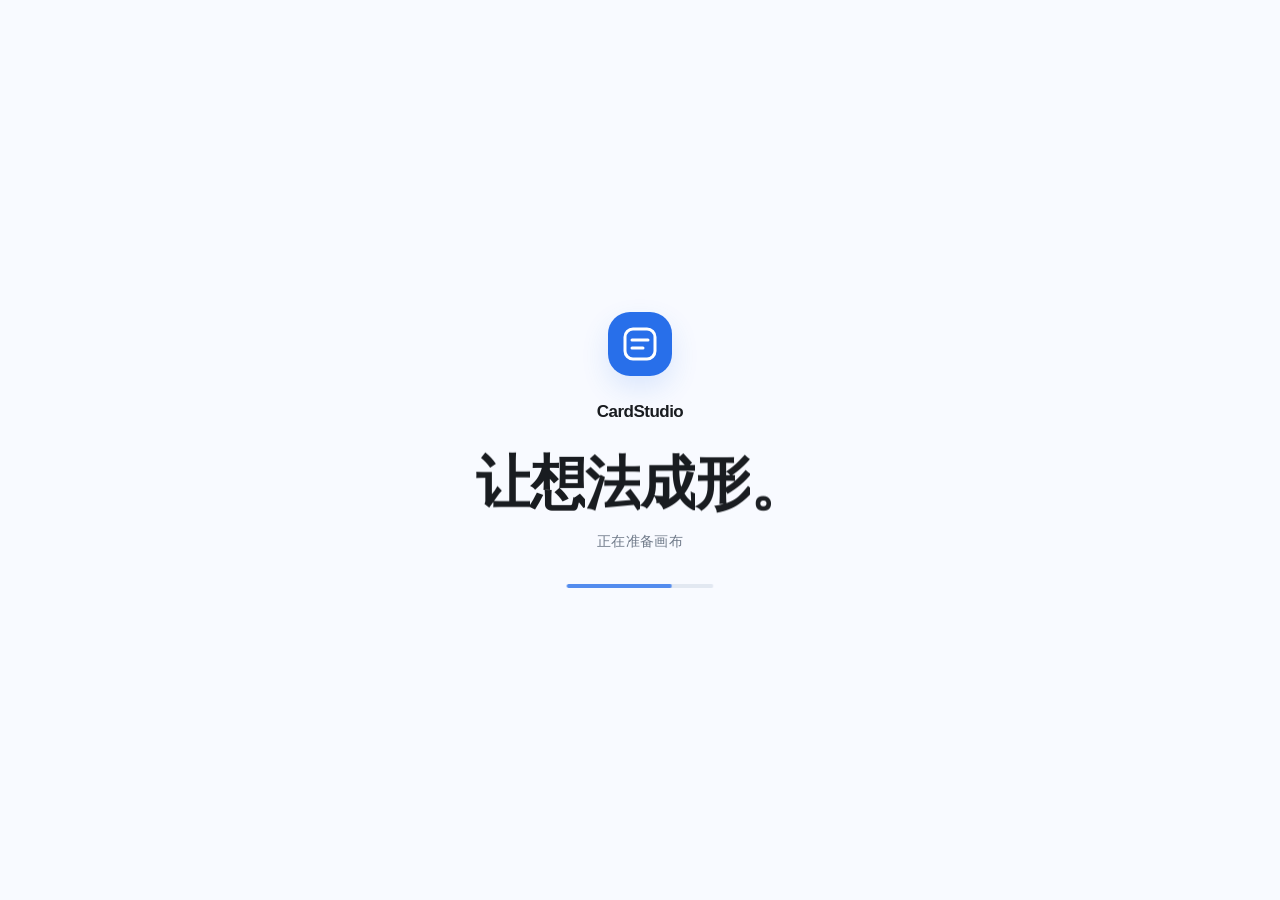
<file: src/Browser/wwwroot/index.html>
<!doctype html>
<html lang="zh-CN">
<head>
  <meta charset="utf-8">
  <meta name="viewport" content="width=device-width, initial-scale=1">
  <meta name="theme-color" media="(prefers-color-scheme: light)" content="#F8FAFF">
  <meta name="theme-color" media="(prefers-color-scheme: dark)" content="#111318">
  <title>CardStudio</title>
  <link rel="icon" type="image/svg+xml" href="./icon.svg">
  <link rel="stylesheet" href="./splash.css">
  <style>
    html, body, #out { width: 100%; height: 100%; margin: 0; overflow: hidden; background: #f3f5f9; }
    @media (prefers-color-scheme: dark) { html, body, #out { background: #111318; } }
  </style>
</head>
<body>
  <div id="out"></div>
  <div id="preview-busy" class="preview-busy" role="status" aria-label="正在编译并渲染预览" hidden>
    <div class="preview-busy-content">
      <svg class="preview-spinner" viewBox="0 0 48 48" aria-hidden="true">
        <circle cx="24" cy="24" r="16" fill="none" stroke="#D6E2F4" stroke-width="4" />
        <path id="preview-wave" fill="none" stroke="#286FEA" stroke-width="4" stroke-linecap="round" />
      </svg>
      <span>正在编译并渲染…</span>
    </div>
  </div>
  <div id="boot-screen" class="boot-screen" role="status" aria-label="正在启动 CardStudio">
    <div class="boot-content">
      <div class="boot-mark" aria-hidden="true">
        <img src="./icon.svg" alt="">
      </div>
      <div class="boot-name">CardStudio</div>
      <h1 class="boot-title">让想法成形。</h1>
      <p id="boot-message" class="boot-message">正在准备画布</p>
      <div class="boot-progress-track" aria-hidden="true"><div id="boot-progress"></div></div>
      <button id="boot-retry" type="button" hidden>重新加载</button>
    </div>
  </div>
  <script src="./vendor/gsap.min.js"></script>
  <script src="./vendor/SplitText.min.js"></script>
  <script type="module" src="./main.js"></script>
</body>
</html>
</file>
<file: src/Browser/wwwroot/splash.css>
.boot-screen {
  --surface: #f8faff;
  --primary: #286fea;
  --on-primary: #fff;
  --text: #191c20;
  --muted: #657080;
  --track: #dce3ee;
  position: fixed;
  z-index: 1000;
  inset: 0;
  display: grid;
  place-items: center;
  background: var(--surface);
  color: var(--text);
  font-family: Inter, "SF Pro Display", "Helvetica Neue", Arial, sans-serif;
}

.boot-content {
  display: flex;
  align-items: center;
  flex-direction: column;
  width: min(100% - 48px, 520px);
  text-align: center;
}

.boot-mark {
  display: grid;
  place-items: center;
  width: 64px;
  height: 64px;
  border-radius: 22px;
  box-shadow: 0 12px 28px #286fea24;
}

.boot-mark img { width: 64px; height: 64px; }

.boot-name {
  margin-top: 26px;
  font-size: 17px;
  font-weight: 650;
  letter-spacing: -0.03em;
}

.boot-title {
  margin: 26px 0 0;
  font-size: clamp(38px, 6vw, 58px);
  font-weight: 650;
  letter-spacing: -0.055em;
  line-height: 1.2;
  visibility: hidden;
}

.boot-title .char { display: inline-block; will-change: transform, opacity; }

.boot-message {
  margin: 14px 0 0;
  color: var(--muted);
  font-size: 14px;
  letter-spacing: 0.02em;
}

.boot-progress-track {
  width: 160px;
  height: 4px;
  margin-top: 34px;
  overflow: hidden;
  border-radius: 99px;
  background: var(--track);
}

.boot-progress-track div {
  width: 100%;
  height: 100%;
  border-radius: inherit;
  background: var(--primary);
  transform: scaleX(0);
  transform-origin: left center;
  will-change: transform;
}

.boot-progress-track div.is-loading {
  animation: boot-loading 9s cubic-bezier(0.2, 0, 0, 1) forwards;
}

@keyframes boot-loading {
  from { transform: scaleX(0.72); }
  to { transform: scaleX(0.94); }
}

#boot-retry {
  margin-top: 20px;
  padding: 10px 18px;
  border: 0;
  border-radius: 100px;
  background: var(--primary);
  color: var(--on-primary);
  font: inherit;
  font-size: 14px;
  cursor: pointer;
}

.boot-screen.is-error .boot-progress-track { display: none; }

.preview-busy {
  position: fixed;
  z-index: 10;
  top: 54px;
  right: 0;
  bottom: 30px;
  width: calc(50% - 2px);
  display: grid;
  place-items: center;
  background: rgba(243, 245, 248, 0.82);
  color: #40516b;
  font: 14px Inter, "SF Pro Display", "Helvetica Neue", Arial, sans-serif;
  pointer-events: none;
}

.preview-busy[hidden] { display: none; }

.preview-busy-content {
  display: flex;
  align-items: center;
  flex-direction: column;
  gap: 16px;
}

.preview-spinner {
  width: 48px;
  height: 48px;
}

.preview-spinner path {
  animation: preview-spin 1.5s linear infinite;
  transform-box: view-box;
  transform-origin: center;
  will-change: transform;
}

@keyframes preview-spin {
  to { transform: rotate(360deg); }
}

@media (prefers-color-scheme: dark) {
  .boot-screen {
    --surface: #111318;
    --primary: #adc6ff;
    --on-primary: #003060;
    --text: #e2e2e9;
    --muted: #aeb9ca;
    --track: #3c4655;
  }
  .boot-mark { box-shadow: 0 12px 28px #0005; }
  .preview-busy { background: rgba(23, 27, 36, 0.86); color: #c0ccdf; }
  .preview-spinner circle { stroke: #3c4655; }
  .preview-spinner path { stroke: #adc6ff; }
}

@media (prefers-reduced-motion: reduce) {
  .boot-title { visibility: visible; }
  .boot-progress-track div.is-loading { animation: none; }
  .preview-spinner path { animation: none; }
}

html[data-studio-theme="dark"] .preview-busy { background: rgba(23, 27, 36, .86); color: #c0ccdf; }
html[data-studio-theme="dark"] .preview-spinner path { stroke: #adc6ff; }
html[data-studio-theme="light"] .preview-busy { background: rgba(243, 245, 248, .86); color: #40516b; }
html[data-studio-theme="light"] .preview-spinner path { stroke: #286fea; }
</file>
